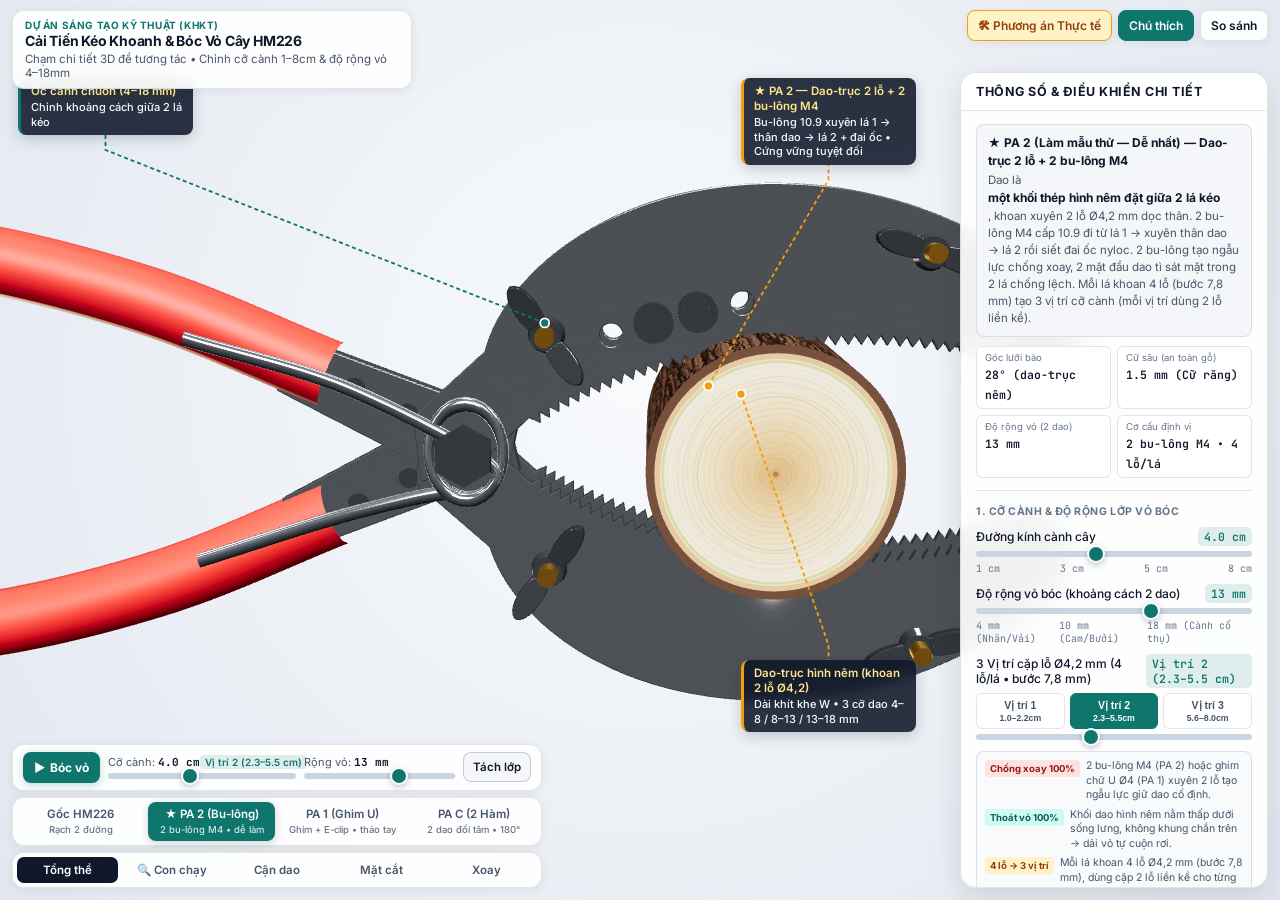
<file: index.html>
<!DOCTYPE html>
<html lang="vi">
<head>
  <meta charset="UTF-8" />
  <meta name="viewport" content="width=device-width, initial-scale=1.0, maximum-scale=1.0, user-scalable=no" />
  <title>Mô Phỏng 3D — Cải Tiến Kéo Khoanh Vỏ Cây HM226 (PA 2, PA 1 &amp; PA C 2 Hàm)</title>
  <meta name="description" content="Mô hình 3D tương tác dự án Sáng tạo Kỹ thuật: Cải tiến kéo khoanh vỏ cây HM226 với Dao-trục hình nêm 2 lỗ Ø4,2 mm, tự động bóc vỏ, chỉnh độ rộng 4–18 mm và thích nghi cành 1–8 cm." />
  <link rel="preconnect" href="https://fonts.googleapis.com" />
  <link rel="preconnect" href="https://fonts.gstatic.com" crossorigin />
  <link href="https://fonts.googleapis.com/css2?family=Inter:wght@400;500;600;700&family=JetBrains+Mono:wght@500;600&display=swap" rel="stylesheet" />
  <link rel="stylesheet" href="styles.css?v=17" />

  <script type="importmap">
    {
      "imports": {
        "three": "./vendor/three.module.min.js",
        "three/addons/controls/OrbitControls.js": "./vendor/OrbitControls.js",
        "three/addons/environments/RoomEnvironment.js": "./vendor/RoomEnvironment.js"
      }
    }
  </script>
</head>
<body>
  <!-- 3D WebGL Viewport -->
  <main id="canvas-container" aria-label="Không gian mô phỏng 3D kéo khoanh vỏ cây"></main>

  <!-- SVG Leader Lines + Outer Margin Callout Boxes (Never covers central 3D model) -->
  <div id="annotations-layer" aria-hidden="true">
    <svg id="leader-svg" width="100%" height="100%" xmlns="http://www.w3.org/2000/svg"></svg>
    <div id="callouts-container"></div>
  </div>

  <!-- Interactive Part Toast Feedback (When user taps 3D parts directly) -->
  <div id="part-toast" class="part-toast hidden" role="status" aria-live="polite"></div>

  <!-- Top Header -->
  <header class="top-bar">
    <div class="brand-card">
      <div class="brand-eyebrow">Dự án Sáng Tạo Kỹ Thuật (KHKT)</div>
      <h1 class="brand-title">Cải Tiến Kéo Khoanh &amp; Bóc Vỏ Cây HM226</h1>
      <p class="brand-subtitle">Chạm chi tiết 3D để tương tác • Chỉnh cỡ cành 1–8cm &amp; độ rộng vỏ 4–18mm</p>
    </div>

    <div class="top-actions">
      <button id="btn-practical" class="icon-btn highlight-btn" type="button" title="Xem hồ sơ phương án cải tạo thực tế tối ưu">
        <span>🛠 Phương án Thực tế</span>
      </button>
      <button id="btn-toggle-labels" class="icon-btn active" type="button" title="Bật/Tắt đường dẫn chú thích">
        <span>Chú thích</span>
      </button>
      <button id="btn-compare" class="icon-btn" type="button" title="Xem bảng so sánh kỹ thuật">
        <span>So sánh</span>
      </button>
    </div>
  </header>

  <!-- Bottom HUD Dock: Always-On Quick Interaction Bar + Mode Switcher + Camera Bar -->
  <div class="bottom-hud">
    <!-- 1. Direct Quick Control Bar (Always visible on mobile & desktop!) -->
    <div class="quick-bar" aria-label="Thanh tương tác nhanh">
      <button id="btn-quick-play" class="quick-play-btn" type="button">
        <span id="quick-play-icon">▶</span>
        <span id="quick-play-label">Bóc vỏ</span>
      </button>

      <div class="quick-sliders-grid">
        <div class="quick-slider-wrap">
          <div class="quick-slider-top">
            <span>Cỡ cành: <strong id="quick-val-diameter">4.0 cm</strong></span>
            <span id="quick-status-badge" class="quick-badge">Vị trí 2 (2.3–5.5 cm)</span>
          </div>
          <input id="quick-slider-diameter" type="range" min="1.0" max="8.0" step="0.1" value="4.0" aria-label="Chỉnh nhanh đường kính cành" />
        </div>

        <div class="quick-slider-wrap">
          <div class="quick-slider-top">
            <span>Rộng vỏ: <strong id="quick-val-width">13 mm</strong></span>
          </div>
          <input id="quick-slider-width" type="range" min="4" max="18" step="1" value="13" aria-label="Chỉnh độ rộng lớp vỏ bóc (khoảng cách giữa 2 dao)" />
        </div>
      </div>

      <button id="btn-quick-explode" class="quick-action-btn" type="button" title="Tách lớp chi tiết 3D">
        Tách lớp
      </button>
    </div>

    <!-- 2. 4-Way Mode Switcher (Gốc HM226, PA 2 Bu-lông M4, PA 1 Ghim chữ U, PA C 2 Hàm ngược chiều) -->
    <nav class="mode-switcher" aria-label="Chọn phiên bản thiết kế">
      <button class="mode-btn" data-mode="original" type="button">
        <span>Gốc HM226</span>
        <span class="mode-sub">Rạch 2 đường</span>
      </button>
      <button class="mode-btn active" data-mode="optionA" type="button">
        <span>★ PA 2 (Bu-lông)</span>
        <span class="mode-sub">2 bu-lông M4 • dễ làm</span>
      </button>
      <button class="mode-btn" data-mode="optionD" type="button">
        <span>PA 1 (Ghim U)</span>
        <span class="mode-sub">Ghim + E-clip • tháo tay</span>
      </button>
      <button class="mode-btn" data-mode="optionC" type="button">
        <span>PA C (2 Hàm)</span>
        <span class="mode-sub">2 dao đối tâm • 180°</span>
      </button>
    </nav>

    <!-- 3. Camera Presets & Full Settings Drawer Button -->
    <div class="bottom-nav-row">
      <div class="camera-bar" role="toolbar" aria-label="Góc nhìn camera">
        <button class="cam-btn active" data-cam="overview" type="button">Tổng thể</button>
        <button class="cam-btn" data-cam="carriage" type="button">🔍 Con chạy</button>
        <button class="cam-btn" data-cam="blade" type="button">Cận dao</button>
        <button class="cam-btn" data-cam="section" type="button">Mặt cắt</button>
        <button class="cam-btn" data-cam="autorotate" type="button">Xoay</button>
      </div>

      <button id="btn-mobile-panel" class="mobile-panel-toggle" type="button">
        Chi tiết ⚙
      </button>
    </div>
  </div>

  <!-- Right Engineering Control Panel (Desktop Sidebar / Mobile Drawer) -->
  <aside id="control-panel" class="control-panel" aria-label="Bảng điều khiển thông số kỹ thuật">
    <div class="panel-header">
      <h2>Thông Số &amp; Điều Khiển Chi Tiết</h2>
      <button id="btn-close-panel" class="panel-close-btn" type="button" aria-label="Đóng bảng điều khiển">&times;</button>
    </div>

    <div class="panel-body">
      <!-- Dynamic Mode Summary -->
      <section class="control-section">
        <div id="mode-summary" class="mode-summary">
          <strong>★ PA 2 (Làm mẫu thử — Dễ nhất) — Dao-trục 2 lỗ + 2 bu-lông M4</strong>
          Dao là một khối thép hình nêm đặt giữa 2 lá kéo, khoan xuyên 2 lỗ Ø4,2 mm dọc thân. 2 bu-lông M4 cấp 10.9 đi từ lá 1 → xuyên thân dao → lá 2 rồi siết đai ốc nyloc.
        </div>
        <div class="metrics-grid">
          <div class="metric-item">
            <span class="metric-label">Góc lưỡi bào</span>
            <span id="metric-angle" class="metric-value">28° (dao-trục nêm)</span>
          </div>
          <div class="metric-item">
            <span class="metric-label">Cữ sâu (an toàn gỗ)</span>
            <span id="metric-depth" class="metric-value">1.5 mm (Cữ răng)</span>
          </div>
          <div class="metric-item">
            <span class="metric-label">Độ rộng vỏ (2 dao)</span>
            <span id="metric-width" class="metric-value">13 mm</span>
          </div>
          <div class="metric-item">
            <span class="metric-label">Cơ cấu định vị</span>
            <span id="metric-adapt" class="metric-value">2 bu-lông M4 • 4 lỗ/lá</span>
          </div>
        </div>
      </section>

      <!-- Branch Diameter, Strip Width & Mechanism Adaptation -->
      <section class="control-section">
        <div class="section-label">1. Cỡ cành &amp; Độ rộng lớp vỏ bóc</div>

        <div class="slider-group">
          <div class="slider-header">
            <label for="slider-diameter">Đường kính cành cây</label>
            <span id="val-diameter" class="slider-value">4.0 cm</span>
          </div>
          <input id="slider-diameter" type="range" min="1.0" max="8.0" step="0.1" value="4.0" />
          <div class="slider-ticks">
            <span>1 cm</span>
            <span>3 cm</span>
            <span>5 cm</span>
            <span>8 cm</span>
          </div>
        </div>

        <!-- Strip Width (Distance between 2 parallel blades) -->
        <div class="slider-group">
          <div class="slider-header">
            <label for="slider-width">Độ rộng vỏ bóc (khoảng cách 2 dao)</label>
            <span id="val-width" class="slider-value">13 mm</span>
          </div>
          <input id="slider-width" type="range" min="4" max="18" step="1" value="13" />
          <div class="slider-ticks">
            <span>4 mm (Nhãn/Vải)</span>
            <span>10 mm (Cam/Bưởi)</span>
            <span>18 mm (Cành cổ thụ)</span>
          </div>
        </div>

        <!-- PA 2 / PA 1 / Option C Specific: 3 Operating Positions -->
        <div id="group-option-a" class="slider-group">
          <div class="slider-header">
            <label for="slider-carriage">3 Vị trí cặp lỗ Ø4,2 mm (4 lỗ/lá • bước 7,8 mm)</label>
            <span id="val-carriage" class="slider-value">Vị trí 2 (2.3–5.5 cm)</span>
          </div>
          <div class="notch-selector" role="group" aria-label="Chọn nhanh 3 vị trí chuẩn" style="grid-template-columns:repeat(3,1fr);">
            <button class="notch-btn" data-notch="0" type="button">Vị trí 1<br /><small>1.0–2.2cm</small></button>
            <button class="notch-btn active" data-notch="1" type="button">Vị trí 2<br /><small>2.3–5.5cm</small></button>
            <button class="notch-btn" data-notch="2" type="button">Vị trí 3<br /><small>5.6–8.0cm</small></button>
          </div>
          <input id="slider-carriage" type="range" min="0" max="100" step="1" value="50" />
          <div class="mech-mini-list" aria-label="3 ưu điểm của Dao-trục hình nêm 2 lỗ Ø4,2 mm">
            <div class="mech-mini-item">
              <span class="mech-badge mech-lock">Chống xoay 100%</span>
              <span>2 bu-lông M4 (PA 2) hoặc ghim chữ U Ø4 (PA 1) xuyên 2 lỗ tạo ngẫu lực giữ dao cố định.</span>
            </div>
            <div class="mech-mini-item">
              <span class="mech-badge mech-chute">Thoát vỏ 100%</span>
              <span>Khối dao hình nêm nằm thấp dưới sống lưng, không khung chắn trên → dải vỏ tự cuộn rơi.</span>
            </div>
            <div class="mech-mini-item">
              <span class="mech-badge mech-width">4 lỗ → 3 vị trí</span>
              <span>Mỗi lá khoan 4 lỗ Ø4,2 mm (bước 7,8 mm), dùng cặp 2 lỗ liền kề cho từng cỡ cành 1–8 cm.</span>
            </div>
          </div>
        </div>

      </section>

      <!-- Peeling Simulation -->
      <section class="control-section">
        <div class="section-label">2. Mô phỏng khoanh &amp; bóc vỏ</div>

        <div class="btn-row">
          <button id="btn-play-peel" class="primary-btn" type="button">▶ Chạy mô phỏng xoay</button>
          <button id="btn-reset-peel" class="secondary-btn" type="button">Đặt lại</button>
        </div>

        <div class="slider-group">
          <div class="slider-header">
            <label for="slider-peel">Góc xoay quanh thân cây</label>
            <span id="val-peel" class="slider-value">0°</span>
          </div>
          <input id="slider-peel" type="range" min="0" max="360" step="1" value="0" />
        </div>
      </section>

      <!-- Exploded View & Inspection -->
      <section class="control-section">
        <div class="section-label">3. Khảo sát kết cấu (CAD)</div>

        <div class="slider-group">
          <div class="slider-header">
            <label for="slider-explode">Tách lớp chi tiết (Exploded View)</label>
            <span id="val-explode" class="slider-value">0%</span>
          </div>
          <input id="slider-explode" type="range" min="0" max="100" step="1" value="0" />
        </div>

        <label class="toggle-row">
          <span>Cắt lớp mặt phẳng ngang (Section View)</span>
          <span class="toggle-switch">
            <input id="toggle-section" type="checkbox" />
            <span class="toggle-track"></span>
          </span>
        </label>

        <label class="toggle-row">
          <span>Hiển thị đường dẫn chú thích</span>
          <span class="toggle-switch">
            <input id="toggle-annotations" type="checkbox" checked />
            <span class="toggle-track"></span>
          </span>
        </label>

        <label class="toggle-row">
          <span>Hiển thị cành cây thử nghiệm</span>
          <span class="toggle-switch">
            <input id="toggle-branch" type="checkbox" checked />
            <span class="toggle-track"></span>
          </span>
        </label>
      </section>
    </div>
  </aside>

  <!-- Modal 1: Practical Real-World Retrofit Blueprint (Phương Án Cải Tạo Thực Tế Tối Ưu) -->
  <div id="practical-modal" class="modal-backdrop" role="dialog" aria-modal="true" aria-labelledby="practical-title">
    <div class="modal-card">
      <div class="modal-header">
        <h3 id="practical-title">🛠 Hồ Sơ Cơ Khí Thực Tế: Dao-Trục Hình Nêm 2 Lỗ Ø4,2 mm (PA 2, PA 1 &amp; PA C Đối Tâm)</h3>
        <button id="btn-close-practical" class="modal-close" type="button" aria-label="Đóng">&times;</button>
      </div>

      <div class="practical-content">
        <div class="practical-callout">
          <strong>Trả lời trực tiếp 3 câu hỏi cơ khí thực tế khi chế tạo &amp; sử dụng ngoài vườn:</strong>
          <ul>
            <li><strong>(a) Lưỡi dao bóc vỏ được cố định bằng gì, làm sao không bị xoay hay xê dịch?</strong><br />
              Thay vì dùng con chạy nhiều chi tiết rời dễ kẹt, bản thân <strong>khối dao hình nêm đóng vai trò là trục nối (Dao-trục)</strong> đặt khít giữa 2 lá kéo, khoan xuyên <strong>2 lỗ Ø4,2 mm</strong> dọc thân sau mép cắt. Hai chốt xuyên qua 2 lỗ (<strong>2 bu-lông M4 cấp 10.9 + đai ốc nyloc ở PA 2</strong>, hoặc <strong>1 ghim chữ U Ø4 mm + 2 E-clip ở PA 1</strong>) tạo ngẫu lực khóa cứng hoàn toàn mô-men xoay; hai mặt đầu dao tì sát mặt trong 2 lá kéo nên tuyệt đối không xê dịch dọc trục.</li>
            <li><strong>(b) Lưỡi dao đặt giữa 2 lá kéo làm sao vỏ cây tự thoát ra ngoài được?</strong><br />
              2 lỗ bu-lông/ghim nằm lùi hẳn về phía sau mép cắt, còn mặt trên của khối dao được vát nghiêng hình nêm thấp dưới sống lưng kéo và <strong>không có bất kỳ cầu nối hay khung chụp nào chắn phía trên</strong>. Dải vỏ vừa tách tại mũi dao trượt thẳng lên mặt nêm và cuộn rớt tự do ra ngoài 100%.</li>
            <li><strong>(c) Chỉnh cỡ cành (1–8 cm), đổi bề rộng (4–18 mm) và nguyên lý 2 dao ngược chiều ở PA C:</strong><br />
              Mỗi lá kéo khoan <strong>4 lỗ Ø4,2 mm</strong> (bước 7,8 mm), tạo ra <strong>3 vị trí lắp dao</strong> (mỗi vị trí dùng 2 lỗ liền kề: lỗ 1–2, lỗ 2–3, hoặc lỗ 3–4). Đi kèm 3 cỡ bề rộng dao-trục (<code>4–8 mm</code>, <code>8–13 mm</code>, <code>13–18 mm</code>). Đặc biệt ở <strong>PA C (2 Hàm)</strong>, dao hàm dưới được lắp <strong>ngược chiều 180° (đối xứng tâm)</strong> với dao hàm trên để khi xoay kéo cùng 1 chiều quanh cành, cả 2 dao trên và dưới đều tiến vào cắt vỏ (chỉ xoay 180° là đứt trọn 360° vỏ!).</li>
          </ul>
        </div>

        <h4 class="practical-subhead">1. Chi tiết 3 Phương án Cơ khí Thực tế (Đã dựng 3D trực tiếp):</h4>

        <div class="mech-cards-grid">
          <article class="mech-card">
            <div class="mech-card-head">
              <span class="mech-step">1</span>
              <h5>★ PA 2: Dao-trục + 2 Bu-lông M4</h5>
            </div>
            <ul>
              <li><strong>Khuyên dùng làm mẫu thử KHKT:</strong> Dễ gia công nhất, linh kiện có sẵn tại mọi tiệm cơ khí.</li>
              <li><strong>2 bu-lông M4 cấp bền 10.9:</strong> Xuyên từ mặt ngoài lá 1 → qua 2 lỗ thân dao-trục → qua lá 2 và khóa bằng đai ốc chống trôi Nyloc M4.</li>
              <li><strong>4 lỗ/lá (bước 7,8 mm):</strong> Đáp ứng trọn dải đường kính cành từ 1,0 đến 8,0 cm.</li>
            </ul>
          </article>

          <article class="mech-card">
            <div class="mech-card-head">
              <span class="mech-step">2</span>
              <h5>PA 1: Ghim chữ U + 2 E-clip</h5>
            </div>
            <ul>
              <li><strong>Bản hoàn thiện tháo lắp nhanh:</strong> Không cần dùng cờ-lê hay lục giác ngoài vườn.</li>
              <li><strong>Ghim chữ U Ø4 mm thép lò xo:</strong> Cầu nối nằm sát mặt ngoài lá 1, 2 chân xuyên qua dao-trục sang mặt ngoài lá 2.</li>
              <li><strong>2 vòng hãm E-clip:</strong> Cài vào rãnh đầu chân ghim ở mặt ngoài lá 2; bật E-clip là rút ghim đổi vị trí trong 5 giây.</li>
            </ul>
          </article>

          <article class="mech-card">
            <div class="mech-card-head">
              <span class="mech-step">3</span>
              <h5>PA C: 2 Hàm Đối Tâm (180°)</h5>
            </div>
            <ul>
              <li><strong>2 dao-trục ngược chiều (đối tâm):</strong> Dao hàm trên hướng lưỡi sắc về <code>+X</code>, dao hàm dưới hướng lưỡi sắc về <code>-X</code>.</li>
              <li><strong>Cắt kép cùng chiều xoay:</strong> Khi xoay kéo theo 1 chiều quanh cành, cả 2 lưỡi trên và dưới đều ăn vào vỏ cây.</li>
              <li><strong>Hiệu suất gấp đôi:</strong> Chỉ cần xoay <strong>180°</strong> là cắt đứt 2 nửa vòng vỏ chữ C (360°) tự rớt ra ngoài.</li>
            </ul>
          </article>
        </div>

        <h4 class="practical-subhead" style="margin-top:14px;">2. Bảng So sánh Chi tiết các Phương án:</h4>

        <table class="compare-table">
        <thead>
          <tr>
            <th style="width:18%;">Tiêu chí</th>
            <th style="width:20%;">Mẫu gốc HM226</th>
            <th style="width:21%;">★ PA 2 (Bu-lông M4)</th>
            <th style="width:20%;">PA 1 (Ghim U + E-clip)</th>
            <th style="width:21%;">PA C (2 Hàm Đối Tâm)</th>
          </tr>
        </thead>
        <tbody>
          <tr>
            <td><strong>Cơ cấu cố định dao-trục</strong></td>
            <td>Không có dao bóc.</td>
            <td><span class="tag-good">2 bu-lông M4 (10.9) + đai ốc nyloc</span><br />Xuyên lá 1 → dao-trục → lá 2.</td>
            <td><span class="tag-good">Ghim chữ U Ø4 + 2 E-clip</span><br />Tháo lắp bằng tay, không cần cờ-lê.</td>
            <td><span class="tag-good">2 dao-trục ngược chiều (đối tâm)</span><br />Khóa bằng cặp bu-lông M4 mỗi hàm.</td>
          </tr>
          <tr>
            <td><strong>Khả năng thoát vỏ cây</strong></td>
            <td>Không bóc vỏ, phải cậy tay.</td>
            <td><span class="tag-good">Khe giữa thoáng 100%</span><br />Dao nêm thấp, không khung chắn trên.</td>
            <td><span class="tag-good">Khe giữa thoáng 100%</span><br />Lỗ khóa nằm sau mép dao.</td>
            <td><span class="tag-good">2 dải vỏ chữ C tự rớt</span><br />Thoát tự do ở cả hai hàm.</td>
          </tr>
          <tr>
            <td><strong>Chỉnh rộng vỏ 4–18 mm &amp; cỡ cành</strong></td>
            <td>Ốc cánh chuồn + long đền.</td>
            <td><span class="tag-good">3 cỡ dao-trục (4–8 / 8–13 / 13–18 mm)</span><br />4 lỗ/lá → 3 vị trí cỡ cành 1–8 cm.</td>
            <td><span class="tag-good">3 cỡ dao-trục thay nhanh</span><br />Bật E-clip rút ghim đổi cỡ/vị trí.</td>
            <td><span class="tag-good">3 cỡ dao-trục đồng bộ 2 hàm</span><br />Chỉnh cỡ cành &amp; rộng vỏ như PA 2.</td>
          </tr>
          <tr>
            <td><strong>Góc xoay để bóc đứt 360° vỏ</strong></td>
            <td><span class="tag-bad">Xoay + Cậy tay</span><br />Chỉ rạch 2 đường.</td>
            <td><span class="tag-warn">Xoay 1 vòng 360°</span><br />Dễ chế tạo nhất cho mẫu thử KHKT.</td>
            <td><span class="tag-warn">Xoay 1 vòng 360°</span><br />Thay dao &amp; đổi vị trí nhanh tại vườn.</td>
            <td><span class="tag-good">Chỉ cần xoay 180°</span><br />2 dao ngược chiều cùng cắt 2 nửa vòng vỏ.</td>
          </tr>
          <tr>
            <td><strong>Độ dễ chế tạo thực tế</strong></td>
            <td>Mua sẵn.</td>
            <td><span class="tag-good">Dễ làm nhất</span><br />Bu-lông M4 mua sẵn, khoan 4 lỗ/lá.</td>
            <td>Trung bình (uốn ghim thép lò xo Ø4).</td>
            <td>Nhân đôi công gia công dao &amp; khoan hàm dưới.</td>
          </tr>
        </tbody>
      </table>

        <div class="practical-bom">
          <strong>Vật tư chế tạo thực tế ngoài xưởng (BOM chuẩn KHKT):</strong>
          <div class="bom-grid">
            <div>• <strong>Thân dao-trục:</strong> Thép SK5 / HSS hoặc Inox 420 mài hình nêm, khoan xuyên 2 lỗ Ø4,2 mm (tâm cách tâm 7,8 mm).</div>
            <div>• <strong>Lỗ định vị trên lá kéo:</strong> Khoan 4 lỗ Ø4,2 mm trên mỗi lá (bước 7,8 mm, cách sống lưng 4,5 mm) bằng mũi khoan Cobalt.</div>
            <div>• <strong>Bộ khóa PA 2:</strong> 2 bu-lông lục giác chìm M4 cấp bền 10.9 + 2 đai ốc khóa chống trôi Nyloc M4.</div>
            <div>• <strong>Bộ khóa PA 1:</strong> 1 ghim chữ U uốn từ thép lò xo Ø4,0 mm (tiện rãnh đầu chân) + 2 vòng hãm E-clip DIN 6799.</div>
          </div>
        </div>

        <div style="margin-top:12px;display:flex;justify-content:flex-end;gap:8px;">
          <button id="btn-activate-optC" class="primary-btn" style="flex:0 0 auto;padding:9px 16px;" type="button">
            ★ Xem ngay Mô hình 3D PA C (2 Hàm Ngược Chiều • Xoay 180°)
          </button>
        </div>
      </div>
    </div>
  </div>

  <!-- Modal 2: Comparison Modal -->
  <div id="compare-modal" class="modal-backdrop" role="dialog" aria-modal="true" aria-labelledby="compare-title">
    <div class="modal-card">
      <div class="modal-header">
        <h3 id="compare-title">Bảng So Sánh Kỹ Thuật Các Phiên Bản (Gốc HM226 → PA 2 → PA 1 → PA C 2 Hàm)</h3>
        <button id="btn-close-modal" class="modal-close" type="button" aria-label="Đóng">&times;</button>
      </div>
      <table class="compare-table">
        <thead>
          <tr>
            <th style="width:18%;">Tiêu chí</th>
            <th style="width:20%;">Mẫu gốc HM226</th>
            <th style="width:21%;">★ PA 2 (2 Bu-lông M4)</th>
            <th style="width:20%;">PA 1 (Ghim U + E-clip)</th>
            <th style="width:21%;">PA C (2 Hàm Đối Tâm)</th>
          </tr>
        </thead>
        <tbody>
          <tr>
            <td><strong>(a) Kết cấu giữ dao &amp; chống xoay</strong></td>
            <td>Không có dao bóc vỏ.</td>
            <td><span class="tag-good">Dao-trục 2 lỗ + 2 bu-lông M4 (10.9)</span><br />Đai ốc nyloc khóa cứng xuyên 2 lá.</td>
            <td><span class="tag-good">Dao-trục 2 lỗ + Ghim chữ U Ø4</span><br />Khóa 2 vòng hãm E-clip mặt ngoài lá 2.</td>
            <td><span class="tag-good">2 cụm dao-trục gắn đối tâm 2 hàm</span><br />Mũi dao dưới ngược chiều mũi dao trên.</td>
          </tr>
          <tr>
            <td><strong>(b) Cơ cấu thoát vỏ cây</strong></td>
            <td>Không bóc vỏ, phải cậy tay.</td>
            <td><span class="tag-good">Mặt nêm 28° thoáng 100%</span><br />Không có khung/vòm chắn phía trên dao.</td>
            <td><span class="tag-good">Mặt nêm 28° thoáng 100%</span><br />Cầu nối ghim nằm gọn ngoài mặt lá 1.</td>
            <td><span class="tag-good">Thoát vỏ kép ở cả 2 hàm</span><br />2 nửa vòng vỏ chữ C tự tách rơi xuống đất.</td>
          </tr>
          <tr>
            <td><strong>(c) Thích nghi cỡ cành &amp; rộng vỏ</strong></td>
            <td>Ốc cánh chuồn chỉnh rạch 2 đường.</td>
            <td><span class="tag-good">4 lỗ/lá → 3 vị trí (cành 1–8 cm)</span><br />Bộ dao-trục theo bề rộng 4–18 mm.</td>
            <td><span class="tag-good">Đổi vị trí &amp; thay dao bằng tay (5s)</span><br />Không cần mang cờ-lê/lục giác.</td>
            <td><span class="tag-good">Đồng bộ vị trí &amp; bề rộng ở 2 hàm</span><br />Luôn cắt cân xứng 2 phía thân cành.</td>
          </tr>
          <tr>
            <td><strong>Góc xoay cần thiết để bóc đứt 360° vỏ</strong></td>
            <td><span class="tag-bad">Xoay + Cậy tay</span><br />Tốn 2 thao tác rời rạc.</td>
            <td><span class="tag-warn">Xoay đủ 360° (1 hàm)</span><br />Gộp rạch + bóc trong 1 lần xoay.</td>
            <td><span class="tag-warn">Xoay đủ 360° (1 hàm)</span><br />Thuận tiện khi đổi cỡ cành liên tục.</td>
            <td><span class="tag-good">Chỉ cần xoay 180°</span><br />2 lưỡi dao ngược chiều cắt đứt trọn vòng!</td>
          </tr>
          <tr>
            <td><strong>Khuyến nghị ứng dụng</strong></td>
            <td>Cần cải tiến.</td>
            <td><span class="tag-good">★ Khuyên dùng làm mẫu thử KHKT</span><br />Bền chắc, dễ gia công, chi phí thấp nhất.</td>
            <td>Phù hợp sản xuất hoàn thiện thương mại.</td>
            <td>Phù hợp cành lớn hoặc vị trí vướng nhánh.</td>
          </tr>
        </tbody>
      </table>
    </div>
  </div>

  <script type="module" src="app.js?v=17"></script>
</body>
</html>
</file>
<file: styles.css>
/* ==========================================================================
   KHKT - Mô phỏng 3D Cải tiến Kéo Khoanh Vỏ Cây (HM226 -> Phương án A & B)
   Industrial CAD Studio Theme — Responsive Desktop & Mobile
   ========================================================================== */

:root {
  --bg-viewport: #eef1f5;
  --surface: rgba(255, 255, 255, 0.92);
  --surface-solid: #ffffff;
  --surface-subtle: #f4f6f9;
  --border: rgba(15, 23, 42, 0.11);
  --border-strong: rgba(15, 23, 42, 0.2);
  --text-primary: #0f172a;
  --text-secondary: #475569;
  --text-muted: #64748b;
  --accent: #0f766e;         /* Agricultural / Engineering Teal */
  --accent-hover: #115e59;
  --accent-soft: rgba(15, 118, 110, 0.12);
  --highlight-amber: #d97706; /* Mechanical improvement highlight */
  --highlight-red: #dc2626;   /* HM226 handle accent */
  --shadow-sm: 0 2px 10px rgba(15, 23, 42, 0.07);
  --shadow-md: 0 10px 30px rgba(15, 23, 42, 0.12);
  --radius-sm: 8px;
  --radius-md: 12px;
  --radius-lg: 16px;
  --font-sans: 'Inter', -apple-system, BlinkMacSystemFont, 'Segoe UI', Roboto, sans-serif;
  --font-mono: 'JetBrains Mono', ui-monospace, SFMono-Regular, Menlo, monospace;
}

*, *::before, *::after {
  box-sizing: border-box;
  margin: 0;
  padding: 0;
}

html, body {
  width: 100%;
  height: 100%;
  overflow: hidden;
  font-family: var(--font-sans);
  background: var(--bg-viewport);
  color: var(--text-primary);
  -webkit-font-smoothing: antialiased;
  touch-action: none;
  user-select: none;
}

/* 3D Canvas Container */
#canvas-container {
  position: fixed;
  inset: 0;
  width: 100%;
  height: 100%;
  z-index: 1;
  background: radial-gradient(circle at 50% 42%, #f8fafc 0%, #e2e8f0 100%);
  cursor: grab;
}

#canvas-container:active {
  cursor: grabbing;
}

#canvas-container canvas {
  display: block;
  width: 100% !important;
  height: 100% !important;
  outline: none;
}

/* ==========================================================================
   3D LEADER-LINE ANNOTATIONS OVERLAY (Placed in outer empty space!)
   ========================================================================== */
#annotations-layer {
  position: fixed;
  inset: 0;
  pointer-events: none;
  z-index: 5;
  overflow: hidden;
}

#leader-svg {
  position: absolute;
  inset: 0;
  width: 100%;
  height: 100%;
  pointer-events: none;
}

#callouts-container {
  position: absolute;
  inset: 0;
  pointer-events: none;
}

.callout-box {
  position: absolute;
  pointer-events: auto;
  background: rgba(15, 23, 42, 0.88);
  color: #f8fafc;
  padding: 6px 10px;
  border-radius: 8px;
  font-size: 11px;
  line-height: 1.32;
  font-weight: 500;
  max-width: 175px;
  box-shadow: 0 4px 14px rgba(15, 23, 42, 0.2);
  backdrop-filter: blur(6px);
  -webkit-backdrop-filter: blur(6px);
  border-left: 3px solid var(--accent);
  cursor: pointer;
  transition: transform 0.15s ease, opacity 0.2s ease, box-shadow 0.15s ease;
}

.callout-box.improvement {
  border-left-color: #f59e0b;
}

.callout-box:hover,
.callout-box.active-callout {
  transform: scale(1.03);
  box-shadow: 0 6px 18px rgba(15, 23, 42, 0.35);
  background: rgba(15, 23, 42, 0.96);
}

.callout-box strong {
  color: #fde68a;
  font-weight: 600;
  display: block;
  margin-bottom: 1px;
  font-size: 11.5px;
}

.callout-box.hidden-pin {
  opacity: 0;
  pointer-events: none;
}

/* Interactive Part Toast (Bottom Center above HUD) */
.part-toast {
  position: fixed;
  top: 76px;
  left: 50%;
  transform: translateX(-50%);
  z-index: 25;
  background: rgba(15, 23, 42, 0.92);
  color: #ffffff;
  padding: 7px 14px;
  border-radius: 99px;
  font-size: 12px;
  font-weight: 500;
  box-shadow: 0 6px 20px rgba(15, 23, 42, 0.25);
  pointer-events: none;
  white-space: nowrap;
  border: 1px solid rgba(255, 255, 255, 0.14);
  transition: opacity 0.2s ease, transform 0.2s ease;
}

/* ==========================================================================
   TOP BAR
   ========================================================================== */
.top-bar {
  position: fixed;
  top: 10px;
  left: 12px;
  right: 12px;
  z-index: 20;
  display: flex;
  align-items: flex-start;
  justify-content: space-between;
  gap: 8px;
  pointer-events: none;
}

.brand-card {
  pointer-events: auto;
  background: var(--surface);
  backdrop-filter: blur(12px);
  -webkit-backdrop-filter: blur(12px);
  border: 1px solid var(--border);
  border-radius: var(--radius-md);
  padding: 8px 12px;
  box-shadow: var(--shadow-sm);
  max-width: 400px;
}

.brand-eyebrow {
  font-size: 10px;
  font-weight: 700;
  letter-spacing: 0.06em;
  text-transform: uppercase;
  color: var(--accent);
  margin-bottom: 1px;
}

.brand-title {
  font-size: 14px;
  font-weight: 700;
  letter-spacing: -0.015em;
  color: var(--text-primary);
  line-height: 1.25;
}

.brand-subtitle {
  font-size: 11.5px;
  color: var(--text-secondary);
  margin-top: 2px;
}

.top-actions {
  pointer-events: auto;
  display: flex;
  align-items: center;
  gap: 6px;
}

.icon-btn {
  display: inline-flex;
  align-items: center;
  gap: 5px;
  background: var(--surface);
  backdrop-filter: blur(12px);
  border: 1px solid var(--border);
  border-radius: var(--radius-sm);
  padding: 7px 10px;
  font-family: var(--font-sans);
  font-size: 12px;
  font-weight: 600;
  color: var(--text-primary);
  cursor: pointer;
  box-shadow: var(--shadow-sm);
  transition: all 0.15s ease;
  white-space: nowrap;
}

.icon-btn:hover {
  background: var(--surface-solid);
  border-color: var(--border-strong);
}

.icon-btn.active {
  background: var(--accent);
  color: #ffffff;
  border-color: var(--accent);
}

.icon-btn.highlight-btn {
  background: #fef3c7;
  color: #92400e;
  border-color: #f59e0b;
}

.icon-btn.highlight-btn:hover {
  background: #fde68a;
}

/* ==========================================================================
   BOTTOM HUD DOCK (Quick Bar + Mode Switcher + Camera Presets)
   ========================================================================== */
.bottom-hud {
  position: fixed;
  bottom: 12px;
  left: 12px;
  z-index: 20;
  display: flex;
  flex-direction: column;
  gap: 6px;
  width: 530px;
  max-width: calc(100vw - 24px);
  pointer-events: none;
}

.bottom-hud > * {
  pointer-events: auto;
}

/* 1. Direct Quick Interaction Bar */
.quick-bar {
  display: flex;
  align-items: center;
  gap: 8px;
  background: var(--surface);
  backdrop-filter: blur(14px);
  -webkit-backdrop-filter: blur(14px);
  border: 1px solid var(--border);
  border-radius: var(--radius-md);
  padding: 7px 10px;
  box-shadow: var(--shadow-sm);
}

.quick-play-btn {
  display: inline-flex;
  align-items: center;
  gap: 5px;
  background: var(--accent);
  color: #ffffff;
  border: none;
  border-radius: 8px;
  padding: 8px 11px;
  font-family: var(--font-sans);
  font-size: 12px;
  font-weight: 700;
  cursor: pointer;
  white-space: nowrap;
  box-shadow: 0 2px 8px rgba(15, 118, 110, 0.28);
  transition: background 0.15s ease, transform 0.1s ease;
}

.quick-play-btn:hover {
  background: var(--accent-hover);
}

.quick-play-btn:active {
  transform: scale(0.97);
}

.quick-sliders-grid {
  flex: 1;
  display: grid;
  grid-template-columns: 1.25fr 1fr;
  gap: 8px;
  min-width: 0;
}

.quick-slider-wrap {
  display: flex;
  flex-direction: column;
  gap: 4px;
  min-width: 0;
}

.quick-slider-top {
  display: flex;
  align-items: center;
  justify-content: space-between;
  font-size: 11px;
  color: var(--text-secondary);
  white-space: nowrap;
}

.quick-slider-top strong {
  color: var(--text-primary);
  font-family: var(--font-mono);
}

.quick-badge {
  font-size: 10px;
  font-weight: 600;
  color: var(--accent);
  background: var(--accent-soft);
  padding: 1px 5px;
  border-radius: 4px;
  white-space: nowrap;
}

.quick-action-btn {
  background: var(--surface-subtle);
  color: var(--text-primary);
  border: 1px solid var(--border-strong);
  border-radius: 8px;
  padding: 7px 9px;
  font-family: var(--font-sans);
  font-size: 11.5px;
  font-weight: 600;
  cursor: pointer;
  white-space: nowrap;
  transition: all 0.15s ease;
}

.quick-action-btn.active {
  background: #d97706;
  color: #ffffff;
  border-color: #d97706;
}

/* 2. Mode Switcher */
.mode-switcher {
  display: flex;
  background: var(--surface);
  backdrop-filter: blur(12px);
  border: 1px solid var(--border);
  border-radius: var(--radius-md);
  padding: 4px;
  gap: 4px;
  box-shadow: var(--shadow-sm);
}

.mode-btn {
  flex: 1;
  border: none;
  background: transparent;
  padding: 6px 5px;
  border-radius: 8px;
  font-family: var(--font-sans);
  font-size: 11.5px;
  font-weight: 600;
  color: var(--text-secondary);
  cursor: pointer;
  transition: all 0.18s ease;
  display: flex;
  flex-direction: column;
  align-items: center;
  line-height: 1.2;
}

.mode-btn span.mode-sub {
  font-size: 9.5px;
  font-weight: 500;
  opacity: 0.82;
  margin-top: 2px;
}

.mode-btn:hover {
  color: var(--text-primary);
  background: rgba(15, 23, 42, 0.04);
}

.mode-btn.active {
  background: var(--text-primary);
  color: #ffffff;
  box-shadow: 0 2px 8px rgba(15, 23, 42, 0.2);
}

.mode-btn[data-mode="optionA"].active {
  background: var(--accent);
}

.mode-btn[data-mode="optionB"].active {
  background: #b45309;
}

.mode-btn[data-mode="optionC"].active {
  background: #0369a1;
}

/* 3. Bottom Nav Row (Camera Bar + Mobile Drawer Button) */
.bottom-nav-row {
  display: flex;
  align-items: center;
  gap: 6px;
}

.camera-bar {
  flex: 1;
  display: flex;
  gap: 4px;
  background: var(--surface);
  backdrop-filter: blur(12px);
  border: 1px solid var(--border);
  border-radius: var(--radius-md);
  padding: 4px;
  box-shadow: var(--shadow-sm);
  overflow-x: auto;
}

.cam-btn {
  flex: 1;
  border: none;
  background: transparent;
  padding: 6px 8px;
  border-radius: 7px;
  font-family: var(--font-sans);
  font-size: 11.5px;
  font-weight: 600;
  color: var(--text-secondary);
  cursor: pointer;
  white-space: nowrap;
  transition: all 0.15s ease;
}

.cam-btn:hover {
  background: rgba(15, 23, 42, 0.06);
  color: var(--text-primary);
}

.cam-btn.active {
  background: var(--text-primary);
  color: #ffffff;
}

.mobile-panel-toggle {
  display: none;
  background: var(--surface);
  backdrop-filter: blur(12px);
  color: var(--text-primary);
  border: 1px solid var(--border-strong);
  border-radius: var(--radius-md);
  padding: 9px 12px;
  font-family: var(--font-sans);
  font-size: 12px;
  font-weight: 700;
  box-shadow: var(--shadow-sm);
  cursor: pointer;
  white-space: nowrap;
}

/* ==========================================================================
   RIGHT CONTROL PANEL (Desktop) -> Collapsible Drawer on Mobile
   ========================================================================== */
.control-panel {
  position: fixed;
  top: 72px;
  right: 12px;
  bottom: 12px;
  width: 308px;
  z-index: 22;
  background: var(--surface);
  backdrop-filter: blur(14px);
  -webkit-backdrop-filter: blur(14px);
  border: 1px solid var(--border);
  border-radius: var(--radius-lg);
  box-shadow: var(--shadow-md);
  display: flex;
  flex-direction: column;
  overflow: hidden;
  transition: transform 0.28s cubic-bezier(0.22, 1, 0.36, 1);
}

.panel-header {
  display: flex;
  align-items: center;
  justify-content: space-between;
  padding: 11px 15px;
  border-bottom: 1px solid var(--border);
  background: rgba(255, 255, 255, 0.65);
}

.panel-header h2 {
  font-size: 12.5px;
  font-weight: 700;
  text-transform: uppercase;
  letter-spacing: 0.04em;
  color: var(--text-primary);
}

.panel-close-btn {
  display: none;
  background: transparent;
  border: none;
  font-size: 20px;
  color: var(--text-secondary);
  cursor: pointer;
  padding: 0 6px;
}

.panel-body {
  flex: 1;
  overflow-y: auto;
  padding: 13px 15px;
  display: flex;
  flex-direction: column;
  gap: 14px;
}

.panel-body::-webkit-scrollbar {
  width: 5px;
}

.panel-body::-webkit-scrollbar-thumb {
  background: rgba(15, 23, 42, 0.16);
  border-radius: 99px;
}

/* Control Sections */
.control-section {
  display: flex;
  flex-direction: column;
  gap: 9px;
  padding-bottom: 12px;
  border-bottom: 1px solid var(--border);
}

.control-section:last-child {
  border-bottom: none;
  padding-bottom: 4px;
}

.section-label {
  font-size: 10.5px;
  font-weight: 700;
  text-transform: uppercase;
  letter-spacing: 0.05em;
  color: var(--text-muted);
}

.mode-summary {
  background: var(--surface-subtle);
  border: 1px solid var(--border);
  border-radius: var(--radius-sm);
  padding: 9px 11px;
  font-size: 11.5px;
  line-height: 1.48;
  color: var(--text-secondary);
}

.mode-summary strong {
  color: var(--text-primary);
  display: block;
  margin-bottom: 2px;
  font-size: 12px;
}

.metrics-grid {
  display: grid;
  grid-template-columns: 1fr 1fr;
  gap: 6px;
}

.metric-item {
  background: #ffffff;
  border: 1px solid var(--border);
  border-radius: 6px;
  padding: 5px 8px;
}

.metric-label {
  font-size: 9.5px;
  color: var(--text-muted);
  display: block;
}

.metric-value {
  font-family: var(--font-mono);
  font-size: 11.5px;
  font-weight: 600;
  color: var(--text-primary);
}

/* Sliders */
.slider-group {
  display: flex;
  flex-direction: column;
  gap: 5px;
}

.slider-header {
  display: flex;
  justify-content: space-between;
  align-items: center;
  font-size: 12px;
  font-weight: 500;
  color: var(--text-primary);
}

.slider-value {
  font-family: var(--font-mono);
  font-size: 11.5px;
  font-weight: 600;
  color: var(--accent);
  background: var(--accent-soft);
  padding: 2px 6px;
  border-radius: 5px;
}

input[type="range"] {
  -webkit-appearance: none;
  appearance: none;
  width: 100%;
  height: 6px;
  background: #cbd5e1;
  border-radius: 99px;
  outline: none;
  cursor: pointer;
}

input[type="range"]::-webkit-slider-thumb {
  -webkit-appearance: none;
  appearance: none;
  width: 18px;
  height: 18px;
  border-radius: 50%;
  background: var(--accent);
  border: 2.5px solid #ffffff;
  box-shadow: 0 2px 6px rgba(15, 23, 42, 0.25);
  cursor: pointer;
}

.slider-ticks {
  display: flex;
  justify-content: space-between;
  font-size: 10px;
  color: var(--text-muted);
  font-family: var(--font-mono);
}

/* Notch Quick Buttons for Option A */
.notch-selector {
  display: grid;
  grid-template-columns: repeat(4, 1fr);
  gap: 5px;
}

.notch-btn {
  border: 1px solid var(--border);
  background: #ffffff;
  border-radius: 6px;
  padding: 5px 4px;
  font-size: 10.5px;
  font-weight: 600;
  color: var(--text-secondary);
  cursor: pointer;
  transition: all 0.15s ease;
  text-align: center;
}

.notch-btn.active {
  background: var(--accent);
  color: #ffffff;
  border-color: var(--accent);
}

/* Action Buttons */
.btn-row {
  display: flex;
  gap: 8px;
}

.primary-btn {
  flex: 1;
  background: var(--accent);
  color: #ffffff;
  border: none;
  border-radius: var(--radius-sm);
  padding: 8px 12px;
  font-family: var(--font-sans);
  font-size: 12px;
  font-weight: 600;
  cursor: pointer;
  display: inline-flex;
  align-items: center;
  justify-content: center;
  gap: 6px;
}

.secondary-btn {
  background: #ffffff;
  color: var(--text-primary);
  border: 1px solid var(--border-strong);
  border-radius: var(--radius-sm);
  padding: 8px 11px;
  font-family: var(--font-sans);
  font-size: 12px;
  font-weight: 600;
  cursor: pointer;
}

/* Toggle Switch */
.toggle-row {
  display: flex;
  align-items: center;
  justify-content: space-between;
  font-size: 12px;
  color: var(--text-primary);
  cursor: pointer;
}

.toggle-switch {
  position: relative;
  width: 36px;
  height: 20px;
}

.toggle-switch input {
  opacity: 0;
  width: 0;
  height: 0;
}

.toggle-track {
  position: absolute;
  inset: 0;
  background: #cbd5e1;
  border-radius: 99px;
  transition: background 0.2s ease;
}

.toggle-track::after {
  content: '';
  position: absolute;
  top: 2px;
  left: 2px;
  width: 16px;
  height: 16px;
  border-radius: 50%;
  background: #ffffff;
  box-shadow: 0 1px 3px rgba(0, 0, 0, 0.2);
  transition: transform 0.2s ease;
}

.toggle-switch input:checked + .toggle-track {
  background: var(--accent);
}

.toggle-switch input:checked + .toggle-track::after {
  transform: translateX(16px);
}

/* Comparison Modal */
.modal-backdrop {
  position: fixed;
  inset: 0;
  background: rgba(15, 23, 42, 0.55);
  backdrop-filter: blur(4px);
  z-index: 50;
  display: none;
  align-items: center;
  justify-content: center;
  padding: 14px;
}

.modal-backdrop.open {
  display: flex;
}

.modal-card {
  background: #ffffff;
  border-radius: var(--radius-lg);
  max-width: 780px;
  width: 100%;
  max-height: 86vh;
  overflow-y: auto;
  box-shadow: 0 24px 60px rgba(15, 23, 42, 0.28);
  padding: 20px;
}

.modal-header {
  display: flex;
  align-items: center;
  justify-content: space-between;
  margin-bottom: 12px;
  padding-bottom: 10px;
  border-bottom: 1px solid var(--border);
}

.modal-header h3 {
  font-size: 16px;
  font-weight: 700;
}

.modal-close {
  background: var(--surface-subtle);
  border: 1px solid var(--border);
  width: 30px;
  height: 30px;
  border-radius: 8px;
  font-size: 18px;
  cursor: pointer;
  color: var(--text-secondary);
}

.compare-table {
  width: 100%;
  border-collapse: collapse;
  font-size: 12px;
}

.compare-table th,
.compare-table td {
  text-align: left;
  padding: 9px 10px;
  border-bottom: 1px solid var(--border);
  vertical-align: top;
  line-height: 1.42;
}

.compare-table th {
  background: var(--surface-subtle);
  font-weight: 700;
}

.tag-good {
  display: inline-block;
  background: #dcfce7;
  color: #166534;
  font-weight: 600;
  font-size: 10.5px;
  padding: 2px 6px;
  border-radius: 4px;
}

.tag-warn {
  display: inline-block;
  background: #fef3c7;
  color: #92400e;
  font-weight: 600;
  font-size: 10.5px;
  padding: 2px 6px;
  border-radius: 4px;
}

.tag-bad {
  display: inline-block;
  background: #fee2e2;
  color: #991b1b;
  font-weight: 600;
  font-size: 10.5px;
  padding: 2px 6px;
  border-radius: 4px;
}

.practical-content {
  font-size: 12.5px;
  line-height: 1.52;
  color: var(--text-primary);
}

.practical-callout {
  background: #fffbeb;
  border: 1px solid #fde68a;
  border-left: 4px solid #d97706;
  border-radius: 8px;
  padding: 11px 14px;
  margin-bottom: 14px;
}

.practical-callout strong {
  color: #92400e;
}

.practical-callout p {
  margin: 5px 0;
  color: #475569;
}

.practical-callout ul {
  margin-left: 18px;
  color: #334155;
  display: flex;
  flex-direction: column;
  gap: 5px;
}

.practical-subhead {
  font-size: 14px;
  font-weight: 700;
  color: #0369a1;
  margin-bottom: 5px;
}

.practical-bom {
  margin-top: 14px;
  background: #f0f9ff;
  border: 1px solid #bae6fd;
  border-radius: 8px;
  padding: 11px 14px;
}

.practical-bom > strong {
  color: #0369a1;
  display: block;
  margin-bottom: 6px;
}

.bom-grid {
  display: grid;
  grid-template-columns: 1fr 1fr;
  gap: 6px 14px;
  font-size: 12px;
  color: #334155;
}

/* Mechanism Mini-List in Control Panel & Cards in Practical Modal */
.mech-mini-list {
  display: flex;
  flex-direction: column;
  gap: 5px;
  margin-top: 6px;
  padding: 7px 8px;
  background: #f8fafc;
  border: 1px solid var(--border);
  border-radius: 8px;
}

.mech-mini-item {
  display: flex;
  align-items: flex-start;
  gap: 6px;
  font-size: 10.5px;
  line-height: 1.38;
  color: var(--text-secondary);
}

.mech-badge {
  flex: 0 0 auto;
  font-size: 9.5px;
  font-weight: 700;
  padding: 2px 5px;
  border-radius: 4px;
  white-space: nowrap;
  margin-top: 1px;
}

.mech-badge.mech-lock {
  background: #fee2e2;
  color: #991b1b;
}

.mech-badge.mech-chute {
  background: #ccfbf1;
  color: #115e59;
}

.mech-badge.mech-width {
  background: #fef3c7;
  color: #92400e;
}

.mech-cards-grid {
  display: grid;
  grid-template-columns: repeat(3, 1fr);
  gap: 10px;
  margin-top: 8px;
}

.mech-card {
  background: #f8fafc;
  border: 1px solid var(--border);
  border-radius: 10px;
  padding: 10px 11px;
  display: flex;
  flex-direction: column;
  gap: 6px;
}

.mech-card-head {
  display: flex;
  align-items: center;
  gap: 7px;
}

.mech-card-head h5 {
  font-size: 12.5px;
  font-weight: 700;
  color: var(--text-primary);
  line-height: 1.25;
}

.mech-step {
  width: 22px;
  height: 22px;
  border-radius: 50%;
  background: var(--accent);
  color: #ffffff;
  font-family: var(--font-mono);
  font-size: 11px;
  font-weight: 700;
  display: inline-flex;
  align-items: center;
  justify-content: center;
  flex: 0 0 auto;
  text-transform: uppercase;
}

.mech-card ul {
  margin-left: 15px;
  display: flex;
  flex-direction: column;
  gap: 4px;
  font-size: 11.5px;
  line-height: 1.42;
  color: #334155;
}

.mech-card code {
  font-family: var(--font-mono);
  font-size: 10.5px;
  background: #e2e8f0;
  padding: 1px 4px;
  border-radius: 4px;
}

/* ==========================================================================
   RESPONSIVE BREAKPOINTS (Tablets & Phones)
   ========================================================================== */
@media (max-width: 900px) {
  .top-bar {
    top: 8px;
    left: 8px;
    right: 8px;
  }
  .brand-card {
    padding: 6px 10px;
    max-width: calc(100% - 210px);
  }
  .brand-title {
    font-size: 11.5px;
    line-height: 1.2;
  }
  .brand-subtitle {
    display: none;
  }
  .icon-btn {
    padding: 6px 7px;
    font-size: 10.5px;
  }
  .quick-badge {
    display: none;
  }
  .quick-slider-top {
    font-size: 10.5px;
  }
  .camera-bar {
    flex: 1;
    min-width: 0;
    overflow-x: auto;
    scrollbar-width: none;
    gap: 2px;
    padding: 3px;
  }
  .camera-bar::-webkit-scrollbar {
    display: none;
  }
  .cam-btn {
    padding: 6px 7px;
    font-size: 10.5px;
    white-space: nowrap;
    flex-shrink: 0;
  }
  .mobile-panel-toggle {
    padding: 6px 9px;
    font-size: 11px;
    white-space: nowrap;
    flex-shrink: 0;
  }
  .mode-btn {
    padding: 5px 3px;
    font-size: 10.5px;
  }
  .mode-sub {
    font-size: 8.5px;
  }
  .callout-box {
    max-width: 148px;
    font-size: 10px;
    padding: 5px 8px;
  }
  .callout-box strong {
    font-size: 10.5px;
  }
  .bottom-hud {
    left: 8px;
    right: 8px;
    bottom: 8px;
    width: auto;
    max-width: none;
  }
  .bom-grid,
  .mech-cards-grid {
    grid-template-columns: 1fr;
  }
  .mobile-panel-toggle {
    display: inline-flex;
    align-items: center;
  }
  .control-panel {
    top: auto;
    left: 8px;
    right: 8px;
    bottom: 8px;
    width: auto;
    max-height: 74vh;
    transform: translateY(calc(100% + 24px));
  }
  .control-panel.mobile-open {
    transform: translateY(0);
  }
  .panel-close-btn {
    display: inline-block;
  }
}

.hidden {
  display: none !important;
}
</file>
